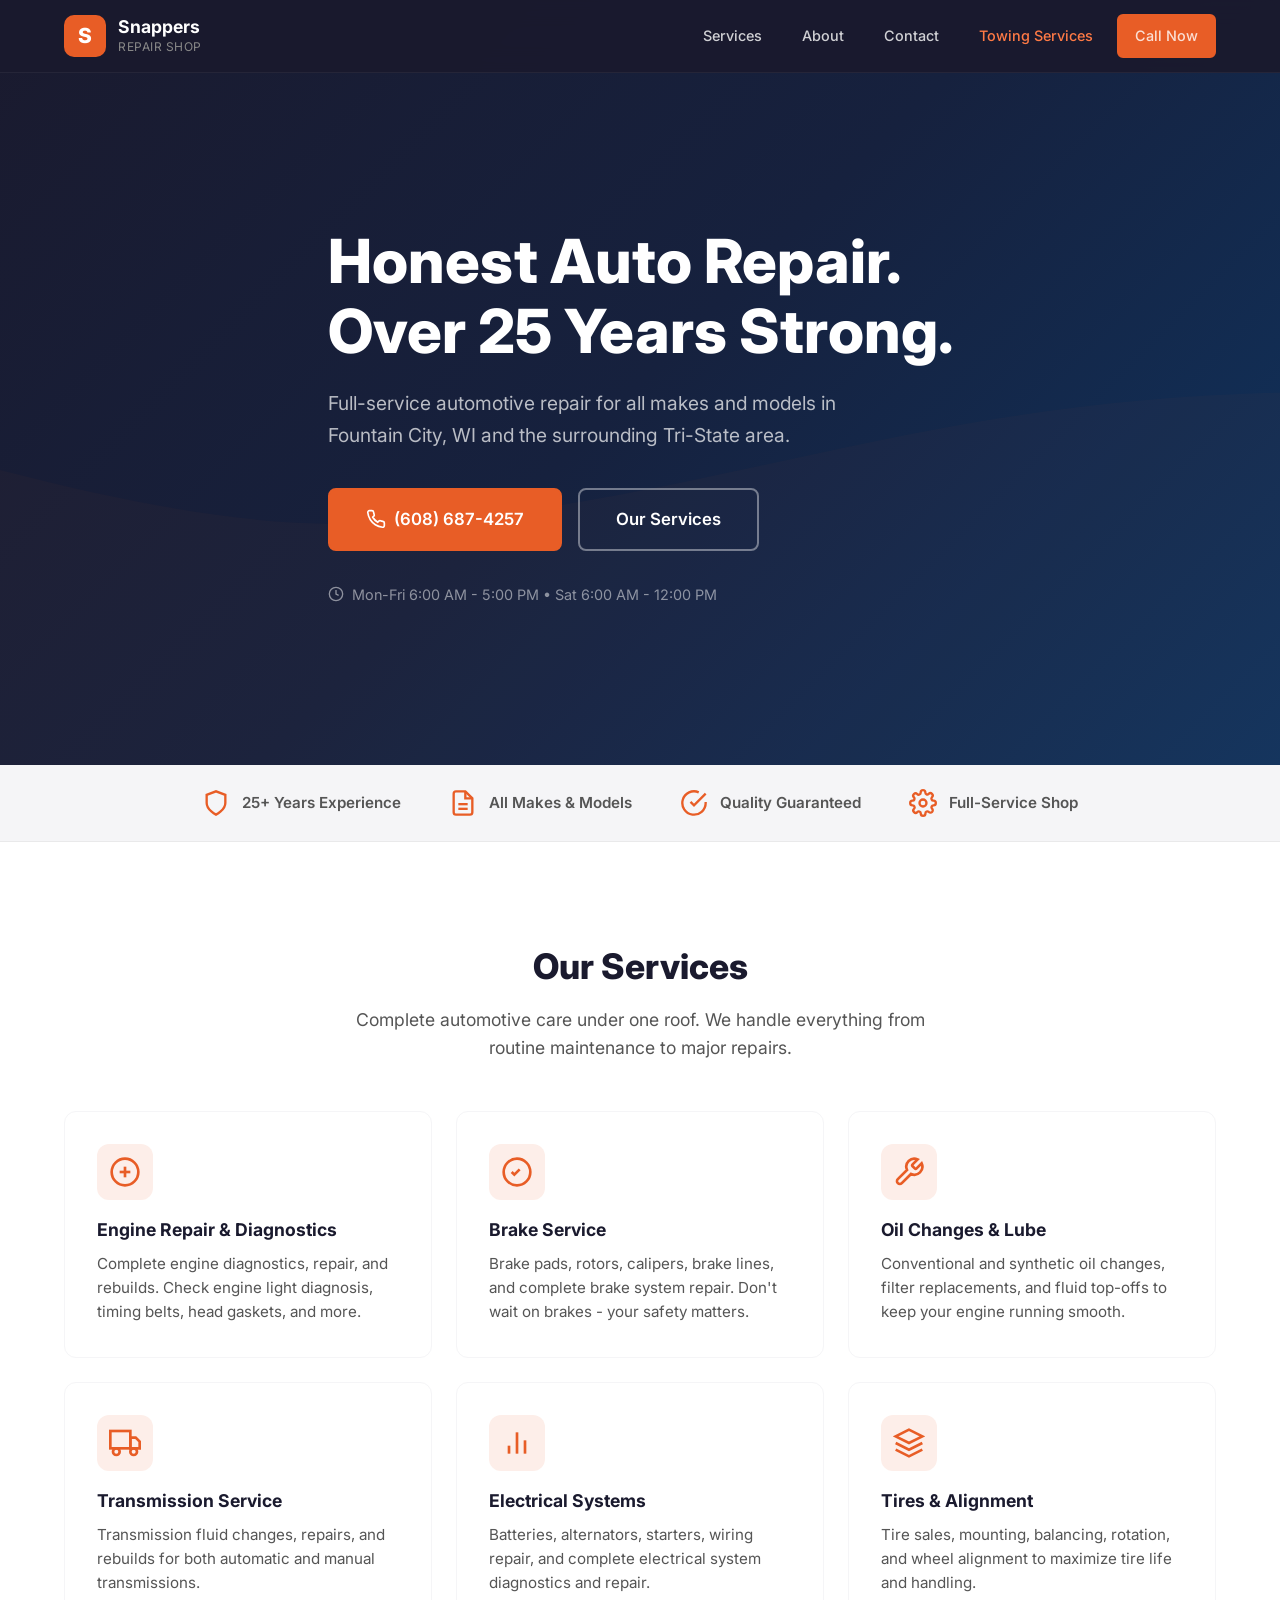
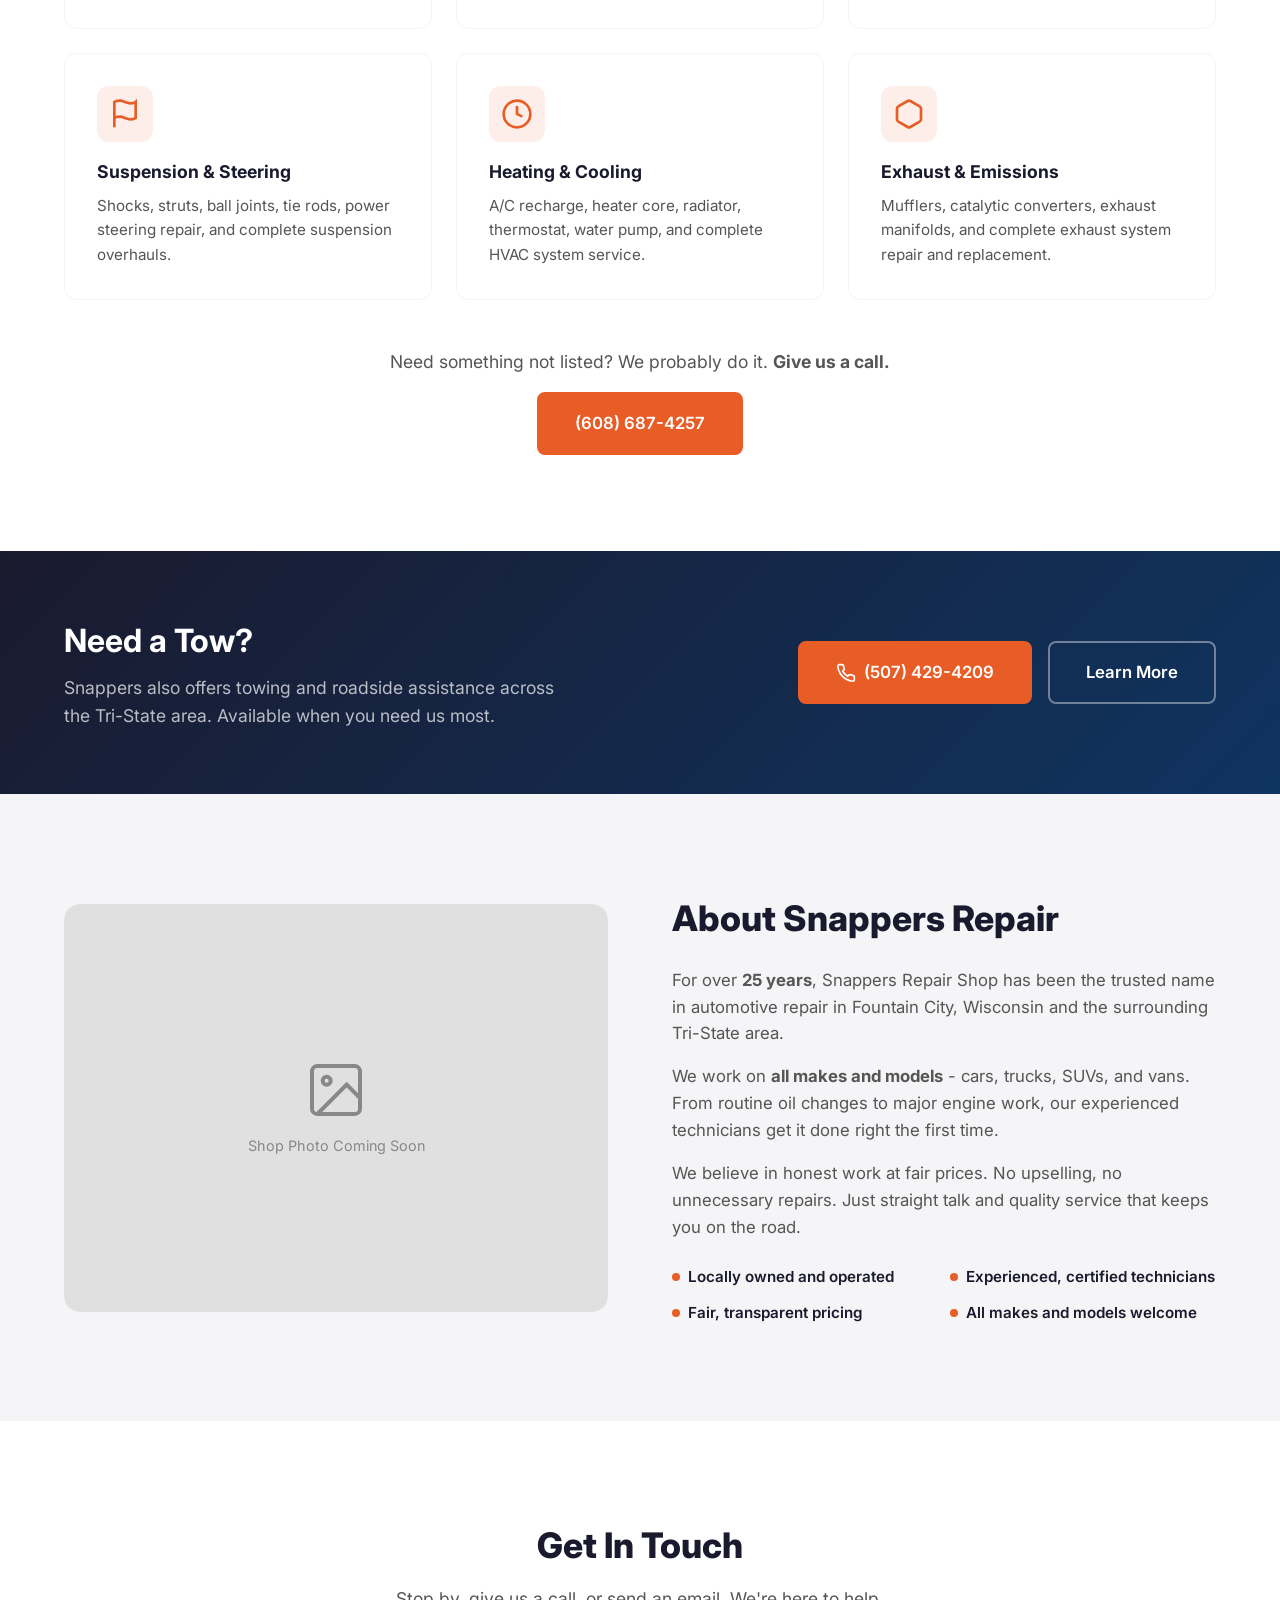
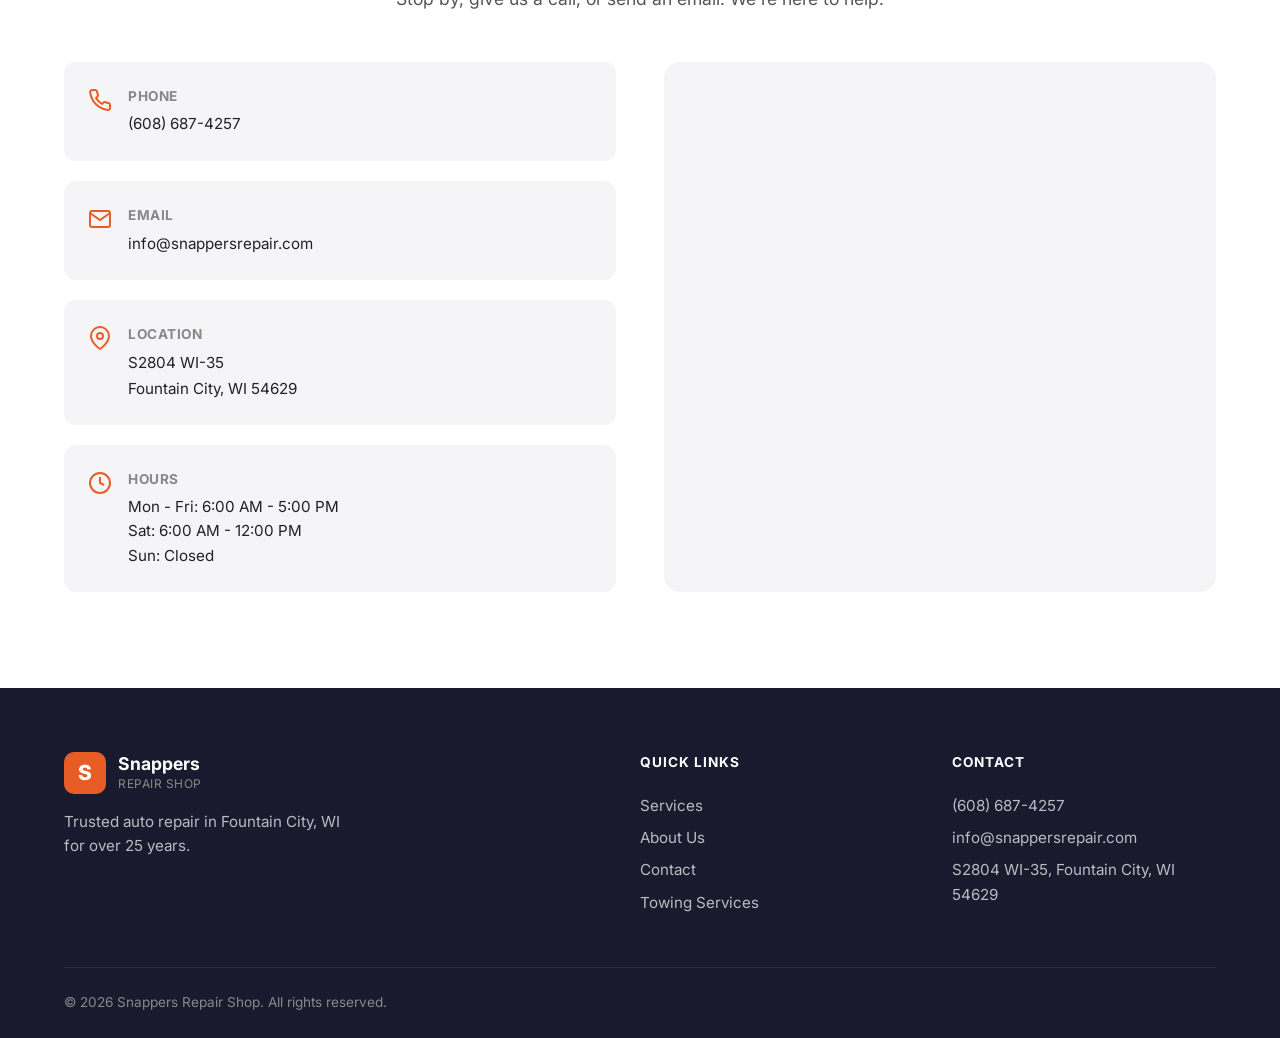
<file: websites/main/index.html>
<!DOCTYPE html>
<html lang="en">
<head>
    <meta charset="UTF-8">
    <meta name="viewport" content="width=device-width, initial-scale=1.0">
    <title>Snappers Repair Shop | Auto Repair in Fountain City, WI</title>
    <meta name="description" content="Trusted auto repair in Fountain City, WI for over 25 years. Full-service automotive repair for all makes and models. Call (608) 687-4257.">
    <meta name="keywords" content="auto repair, mechanic, Fountain City WI, car repair, brake repair, engine repair, oil change, diagnostics">
    <meta property="og:title" content="Snappers Repair Shop | Auto Repair in Fountain City, WI">
    <meta property="og:description" content="Trusted auto repair for over 25 years. Full-service automotive repair for all makes and models.">
    <meta property="og:type" content="website">
    <link rel="preconnect" href="https://fonts.googleapis.com">
    <link rel="preconnect" href="https://fonts.gstatic.com" crossorigin>
    <link href="https://fonts.googleapis.com/css2?family=Inter:wght@400;500;600;700;800&display=swap" rel="stylesheet">
    <link rel="stylesheet" href="style.css">
</head>
<body>

<!-- Navigation -->
<nav class="nav" id="nav">
    <div class="container nav-container">
        <a href="#" class="nav-brand">
            <span class="brand-icon">S</span>
            <div>
                <strong>Snappers</strong>
                <small>Repair Shop</small>
            </div>
        </a>
        <button class="nav-toggle" id="navToggle" aria-label="Toggle menu">
            <span></span><span></span><span></span>
        </button>
        <ul class="nav-links" id="navLinks">
            <li><a href="#services">Services</a></li>
            <li><a href="#about">About</a></li>
            <li><a href="#contact">Contact</a></li>
            <li><a href="https://towing.snappersrepair.com" class="nav-towing">Towing Services</a></li>
            <li><a href="tel:6086874257" class="btn btn-sm btn-primary">Call Now</a></li>
        </ul>
    </div>
</nav>

<!-- Hero -->
<header class="hero">
    <div class="hero-overlay"></div>
    <div class="container hero-content">
        <h1>Honest Auto Repair.<br>Over 25 Years Strong.</h1>
        <p class="hero-sub">Full-service automotive repair for all makes and models in Fountain City, WI and the surrounding Tri-State area.</p>
        <div class="hero-actions">
            <a href="tel:6086874257" class="btn btn-primary btn-lg">
                <svg width="20" height="20" viewBox="0 0 24 24" fill="none" stroke="currentColor" stroke-width="2"><path d="M22 16.92v3a2 2 0 01-2.18 2 19.79 19.79 0 01-8.63-3.07 19.5 19.5 0 01-6-6 19.79 19.79 0 01-3.07-8.67A2 2 0 014.11 2h3a2 2 0 012 1.72c.127.96.361 1.903.7 2.81a2 2 0 01-.45 2.11L8.09 9.91a16 16 0 006 6l1.27-1.27a2 2 0 012.11-.45c.907.339 1.85.573 2.81.7A2 2 0 0122 16.92z"/></svg>
                (608) 687-4257
            </a>
            <a href="#services" class="btn btn-outline btn-lg">Our Services</a>
        </div>
        <div class="hero-hours">
            <svg width="16" height="16" viewBox="0 0 24 24" fill="none" stroke="currentColor" stroke-width="2"><circle cx="12" cy="12" r="10"/><polyline points="12 6 12 12 16 14"/></svg>
            Mon-Fri 6:00 AM - 5:00 PM &bull; Sat 6:00 AM - 12:00 PM
        </div>
    </div>
</header>

<!-- Trust Bar -->
<section class="trust-bar">
    <div class="container">
        <div class="trust-items">
            <div class="trust-item">
                <svg width="28" height="28" viewBox="0 0 24 24" fill="none" stroke="currentColor" stroke-width="2"><path d="M12 22s8-4 8-10V5l-8-3-8 3v7c0 6 8 10 8 10z"/></svg>
                <span>25+ Years Experience</span>
            </div>
            <div class="trust-item">
                <svg width="28" height="28" viewBox="0 0 24 24" fill="none" stroke="currentColor" stroke-width="2"><path d="M14 2H6a2 2 0 00-2 2v16a2 2 0 002 2h12a2 2 0 002-2V8z"/><polyline points="14 2 14 8 20 8"/><line x1="16" y1="13" x2="8" y2="13"/><line x1="16" y1="17" x2="8" y2="17"/></svg>
                <span>All Makes &amp; Models</span>
            </div>
            <div class="trust-item">
                <svg width="28" height="28" viewBox="0 0 24 24" fill="none" stroke="currentColor" stroke-width="2"><path d="M22 11.08V12a10 10 0 11-5.93-9.14"/><polyline points="22 4 12 14.01 9 11.01"/></svg>
                <span>Quality Guaranteed</span>
            </div>
            <div class="trust-item">
                <svg width="28" height="28" viewBox="0 0 24 24" fill="none" stroke="currentColor" stroke-width="2"><circle cx="12" cy="12" r="3"/><path d="M19.4 15a1.65 1.65 0 00.33 1.82l.06.06a2 2 0 010 2.83 2 2 0 01-2.83 0l-.06-.06a1.65 1.65 0 00-1.82-.33 1.65 1.65 0 00-1 1.51V21a2 2 0 01-4 0v-.09A1.65 1.65 0 009 19.4a1.65 1.65 0 00-1.82.33l-.06.06a2 2 0 01-2.83-2.83l.06-.06A1.65 1.65 0 004.68 15a1.65 1.65 0 00-1.51-1H3a2 2 0 010-4h.09A1.65 1.65 0 004.6 9a1.65 1.65 0 00-.33-1.82l-.06-.06a2 2 0 012.83-2.83l.06.06A1.65 1.65 0 009 4.68a1.65 1.65 0 001-1.51V3a2 2 0 014 0v.09a1.65 1.65 0 001 1.51 1.65 1.65 0 001.82-.33l.06-.06a2 2 0 012.83 2.83l-.06.06A1.65 1.65 0 0019.4 9a1.65 1.65 0 001.51 1H21a2 2 0 010 4h-.09a1.65 1.65 0 00-1.51 1z"/></svg>
                <span>Full-Service Shop</span>
            </div>
        </div>
    </div>
</section>

<!-- Services -->
<section class="services" id="services">
    <div class="container">
        <div class="section-header">
            <h2>Our Services</h2>
            <p>Complete automotive care under one roof. We handle everything from routine maintenance to major repairs.</p>
        </div>
        <div class="services-grid">
            <div class="service-card">
                <div class="service-icon">
                    <svg width="32" height="32" viewBox="0 0 24 24" fill="none" stroke="currentColor" stroke-width="2"><circle cx="12" cy="12" r="10"/><line x1="12" y1="8" x2="12" y2="16"/><line x1="8" y1="12" x2="16" y2="12"/></svg>
                </div>
                <h3>Engine Repair &amp; Diagnostics</h3>
                <p>Complete engine diagnostics, repair, and rebuilds. Check engine light diagnosis, timing belts, head gaskets, and more.</p>
            </div>
            <div class="service-card">
                <div class="service-icon">
                    <svg width="32" height="32" viewBox="0 0 24 24" fill="none" stroke="currentColor" stroke-width="2"><circle cx="12" cy="12" r="10"/><path d="M8 12l2 2 4-4"/></svg>
                </div>
                <h3>Brake Service</h3>
                <p>Brake pads, rotors, calipers, brake lines, and complete brake system repair. Don't wait on brakes - your safety matters.</p>
            </div>
            <div class="service-card">
                <div class="service-icon">
                    <svg width="32" height="32" viewBox="0 0 24 24" fill="none" stroke="currentColor" stroke-width="2"><path d="M14.7 6.3a1 1 0 000 1.4l1.6 1.6a1 1 0 001.4 0l3.77-3.77a6 6 0 01-7.94 7.94l-6.91 6.91a2.12 2.12 0 01-3-3l6.91-6.91a6 6 0 017.94-7.94l-3.76 3.76z"/></svg>
                </div>
                <h3>Oil Changes &amp; Lube</h3>
                <p>Conventional and synthetic oil changes, filter replacements, and fluid top-offs to keep your engine running smooth.</p>
            </div>
            <div class="service-card">
                <div class="service-icon">
                    <svg width="32" height="32" viewBox="0 0 24 24" fill="none" stroke="currentColor" stroke-width="2"><rect x="1" y="3" width="15" height="13"/><polygon points="16 8 20 8 23 11 23 16 16 16 16 8"/><circle cx="5.5" cy="18.5" r="2.5"/><circle cx="18.5" cy="18.5" r="2.5"/></svg>
                </div>
                <h3>Transmission Service</h3>
                <p>Transmission fluid changes, repairs, and rebuilds for both automatic and manual transmissions.</p>
            </div>
            <div class="service-card">
                <div class="service-icon">
                    <svg width="32" height="32" viewBox="0 0 24 24" fill="none" stroke="currentColor" stroke-width="2"><path d="M18 20V10"/><path d="M12 20V4"/><path d="M6 20v-6"/></svg>
                </div>
                <h3>Electrical Systems</h3>
                <p>Batteries, alternators, starters, wiring repair, and complete electrical system diagnostics and repair.</p>
            </div>
            <div class="service-card">
                <div class="service-icon">
                    <svg width="32" height="32" viewBox="0 0 24 24" fill="none" stroke="currentColor" stroke-width="2"><path d="M12 2L2 7l10 5 10-5-10-5z"/><path d="M2 17l10 5 10-5"/><path d="M2 12l10 5 10-5"/></svg>
                </div>
                <h3>Tires &amp; Alignment</h3>
                <p>Tire sales, mounting, balancing, rotation, and wheel alignment to maximize tire life and handling.</p>
            </div>
            <div class="service-card">
                <div class="service-icon">
                    <svg width="32" height="32" viewBox="0 0 24 24" fill="none" stroke="currentColor" stroke-width="2"><path d="M4 15s1-1 4-1 5 2 8 2 4-1 4-1V3s-1 1-4 1-5-2-8-2-4 1-4 1z"/><line x1="4" y1="22" x2="4" y2="15"/></svg>
                </div>
                <h3>Suspension &amp; Steering</h3>
                <p>Shocks, struts, ball joints, tie rods, power steering repair, and complete suspension overhauls.</p>
            </div>
            <div class="service-card">
                <div class="service-icon">
                    <svg width="32" height="32" viewBox="0 0 24 24" fill="none" stroke="currentColor" stroke-width="2"><path d="M12 22c5.523 0 10-4.477 10-10S17.523 2 12 2 2 6.477 2 12s4.477 10 10 10z"/><path d="M12 6v6l4 2"/></svg>
                </div>
                <h3>Heating &amp; Cooling</h3>
                <p>A/C recharge, heater core, radiator, thermostat, water pump, and complete HVAC system service.</p>
            </div>
            <div class="service-card">
                <div class="service-icon">
                    <svg width="32" height="32" viewBox="0 0 24 24" fill="none" stroke="currentColor" stroke-width="2"><path d="M21 16V8a2 2 0 00-1-1.73l-7-4a2 2 0 00-2 0l-7 4A2 2 0 003 8v8a2 2 0 001 1.73l7 4a2 2 0 002 0l7-4A2 2 0 0021 16z"/></svg>
                </div>
                <h3>Exhaust &amp; Emissions</h3>
                <p>Mufflers, catalytic converters, exhaust manifolds, and complete exhaust system repair and replacement.</p>
            </div>
        </div>
        <div class="services-cta">
            <p>Need something not listed? We probably do it. <strong>Give us a call.</strong></p>
            <a href="tel:6086874257" class="btn btn-primary btn-lg">(608) 687-4257</a>
        </div>
    </div>
</section>

<!-- Towing Banner -->
<section class="towing-banner">
    <div class="container">
        <div class="towing-content">
            <div>
                <h2>Need a Tow?</h2>
                <p>Snappers also offers towing and roadside assistance across the Tri-State area. Available when you need us most.</p>
            </div>
            <div class="towing-actions">
                <a href="tel:5074294209" class="btn btn-primary btn-lg">
                    <svg width="20" height="20" viewBox="0 0 24 24" fill="none" stroke="currentColor" stroke-width="2"><path d="M22 16.92v3a2 2 0 01-2.18 2 19.79 19.79 0 01-8.63-3.07 19.5 19.5 0 01-6-6 19.79 19.79 0 01-3.07-8.67A2 2 0 014.11 2h3a2 2 0 012 1.72c.127.96.361 1.903.7 2.81a2 2 0 01-.45 2.11L8.09 9.91a16 16 0 006 6l1.27-1.27a2 2 0 012.11-.45c.907.339 1.85.573 2.81.7A2 2 0 0122 16.92z"/></svg>
                    (507) 429-4209
                </a>
                <a href="https://towing.snappersrepair.com" class="btn btn-outline btn-lg">Learn More</a>
            </div>
        </div>
    </div>
</section>

<!-- About -->
<section class="about" id="about">
    <div class="container">
        <div class="about-grid">
            <div class="about-photo">
                <div class="photo-placeholder">
                    <svg width="64" height="64" viewBox="0 0 24 24" fill="none" stroke="currentColor" stroke-width="1.5"><rect x="3" y="3" width="18" height="18" rx="2" ry="2"/><circle cx="8.5" cy="8.5" r="1.5"/><polyline points="21 15 16 10 5 21"/></svg>
                    <span>Shop Photo Coming Soon</span>
                </div>
            </div>
            <div class="about-text">
                <h2>About Snappers Repair</h2>
                <p>For over <strong>25 years</strong>, Snappers Repair Shop has been the trusted name in automotive repair in Fountain City, Wisconsin and the surrounding Tri-State area.</p>
                <p>We work on <strong>all makes and models</strong> - cars, trucks, SUVs, and vans. From routine oil changes to major engine work, our experienced technicians get it done right the first time.</p>
                <p>We believe in honest work at fair prices. No upselling, no unnecessary repairs. Just straight talk and quality service that keeps you on the road.</p>
                <ul class="about-list">
                    <li>Locally owned and operated</li>
                    <li>Experienced, certified technicians</li>
                    <li>Fair, transparent pricing</li>
                    <li>All makes and models welcome</li>
                </ul>
            </div>
        </div>
    </div>
</section>

<!-- Contact -->
<section class="contact" id="contact">
    <div class="container">
        <div class="section-header">
            <h2>Get In Touch</h2>
            <p>Stop by, give us a call, or send an email. We're here to help.</p>
        </div>
        <div class="contact-grid">
            <div class="contact-info">
                <div class="contact-card">
                    <svg width="24" height="24" viewBox="0 0 24 24" fill="none" stroke="currentColor" stroke-width="2"><path d="M22 16.92v3a2 2 0 01-2.18 2 19.79 19.79 0 01-8.63-3.07 19.5 19.5 0 01-6-6 19.79 19.79 0 01-3.07-8.67A2 2 0 014.11 2h3a2 2 0 012 1.72c.127.96.361 1.903.7 2.81a2 2 0 01-.45 2.11L8.09 9.91a16 16 0 006 6l1.27-1.27a2 2 0 012.11-.45c.907.339 1.85.573 2.81.7A2 2 0 0122 16.92z"/></svg>
                    <div>
                        <h4>Phone</h4>
                        <a href="tel:6086874257">(608) 687-4257</a>
                    </div>
                </div>
                <div class="contact-card">
                    <svg width="24" height="24" viewBox="0 0 24 24" fill="none" stroke="currentColor" stroke-width="2"><path d="M4 4h16c1.1 0 2 .9 2 2v12c0 1.1-.9 2-2 2H4c-1.1 0-2-.9-2-2V6c0-1.1.9-2 2-2z"/><polyline points="22,6 12,13 2,6"/></svg>
                    <div>
                        <h4>Email</h4>
                        <a href="mailto:info@snappersrepair.com">info@snappersrepair.com</a>
                    </div>
                </div>
                <div class="contact-card">
                    <svg width="24" height="24" viewBox="0 0 24 24" fill="none" stroke="currentColor" stroke-width="2"><path d="M21 10c0 7-9 13-9 13s-9-6-9-13a9 9 0 0118 0z"/><circle cx="12" cy="10" r="3"/></svg>
                    <div>
                        <h4>Location</h4>
                        <a href="https://maps.google.com/?q=S2804+WI-35+Fountain+City+WI+54629" target="_blank" rel="noopener">
                            S2804 WI-35<br>Fountain City, WI 54629
                        </a>
                    </div>
                </div>
                <div class="contact-card">
                    <svg width="24" height="24" viewBox="0 0 24 24" fill="none" stroke="currentColor" stroke-width="2"><circle cx="12" cy="12" r="10"/><polyline points="12 6 12 12 16 14"/></svg>
                    <div>
                        <h4>Hours</h4>
                        <p>Mon - Fri: 6:00 AM - 5:00 PM<br>Sat: 6:00 AM - 12:00 PM<br>Sun: Closed</p>
                    </div>
                </div>
            </div>
            <div class="contact-map">
                <iframe
                    src="https://www.google.com/maps/embed?pb=!1m18!1m12!1m3!1d2880.5!2d-91.7178!3d44.1297!2m3!1f0!2f0!3f0!3m2!1i1024!2i768!4f13.1!3m3!1m2!1s0x87f95e1c0b4e7a1d%3A0x0!2sS2804+WI-35%2C+Fountain+City%2C+WI+54629!5e0!3m2!1sen!2sus!4v1"
                    width="100%" height="100%" style="border:0; border-radius: 12px;" allowfullscreen="" loading="lazy"
                    referrerpolicy="no-referrer-when-downgrade" title="Snappers Repair Shop Location"></iframe>
            </div>
        </div>
    </div>
</section>

<!-- Footer -->
<footer class="footer">
    <div class="container">
        <div class="footer-grid">
            <div class="footer-brand">
                <div class="nav-brand">
                    <span class="brand-icon">S</span>
                    <div>
                        <strong>Snappers</strong>
                        <small>Repair Shop</small>
                    </div>
                </div>
                <p>Trusted auto repair in Fountain City, WI for over 25 years.</p>
            </div>
            <div class="footer-links">
                <h4>Quick Links</h4>
                <a href="#services">Services</a>
                <a href="#about">About Us</a>
                <a href="#contact">Contact</a>
                <a href="https://towing.snappersrepair.com">Towing Services</a>
            </div>
            <div class="footer-links">
                <h4>Contact</h4>
                <a href="tel:6086874257">(608) 687-4257</a>
                <a href="mailto:info@snappersrepair.com">info@snappersrepair.com</a>
                <a href="https://maps.google.com/?q=S2804+WI-35+Fountain+City+WI+54629" target="_blank" rel="noopener">S2804 WI-35, Fountain City, WI 54629</a>
            </div>
        </div>
        <div class="footer-bottom">
            <p>&copy; 2026 Snappers Repair Shop. All rights reserved.</p>
        </div>
    </div>
</footer>

<script src="script.js"></script>
</body>
</html>
</file>
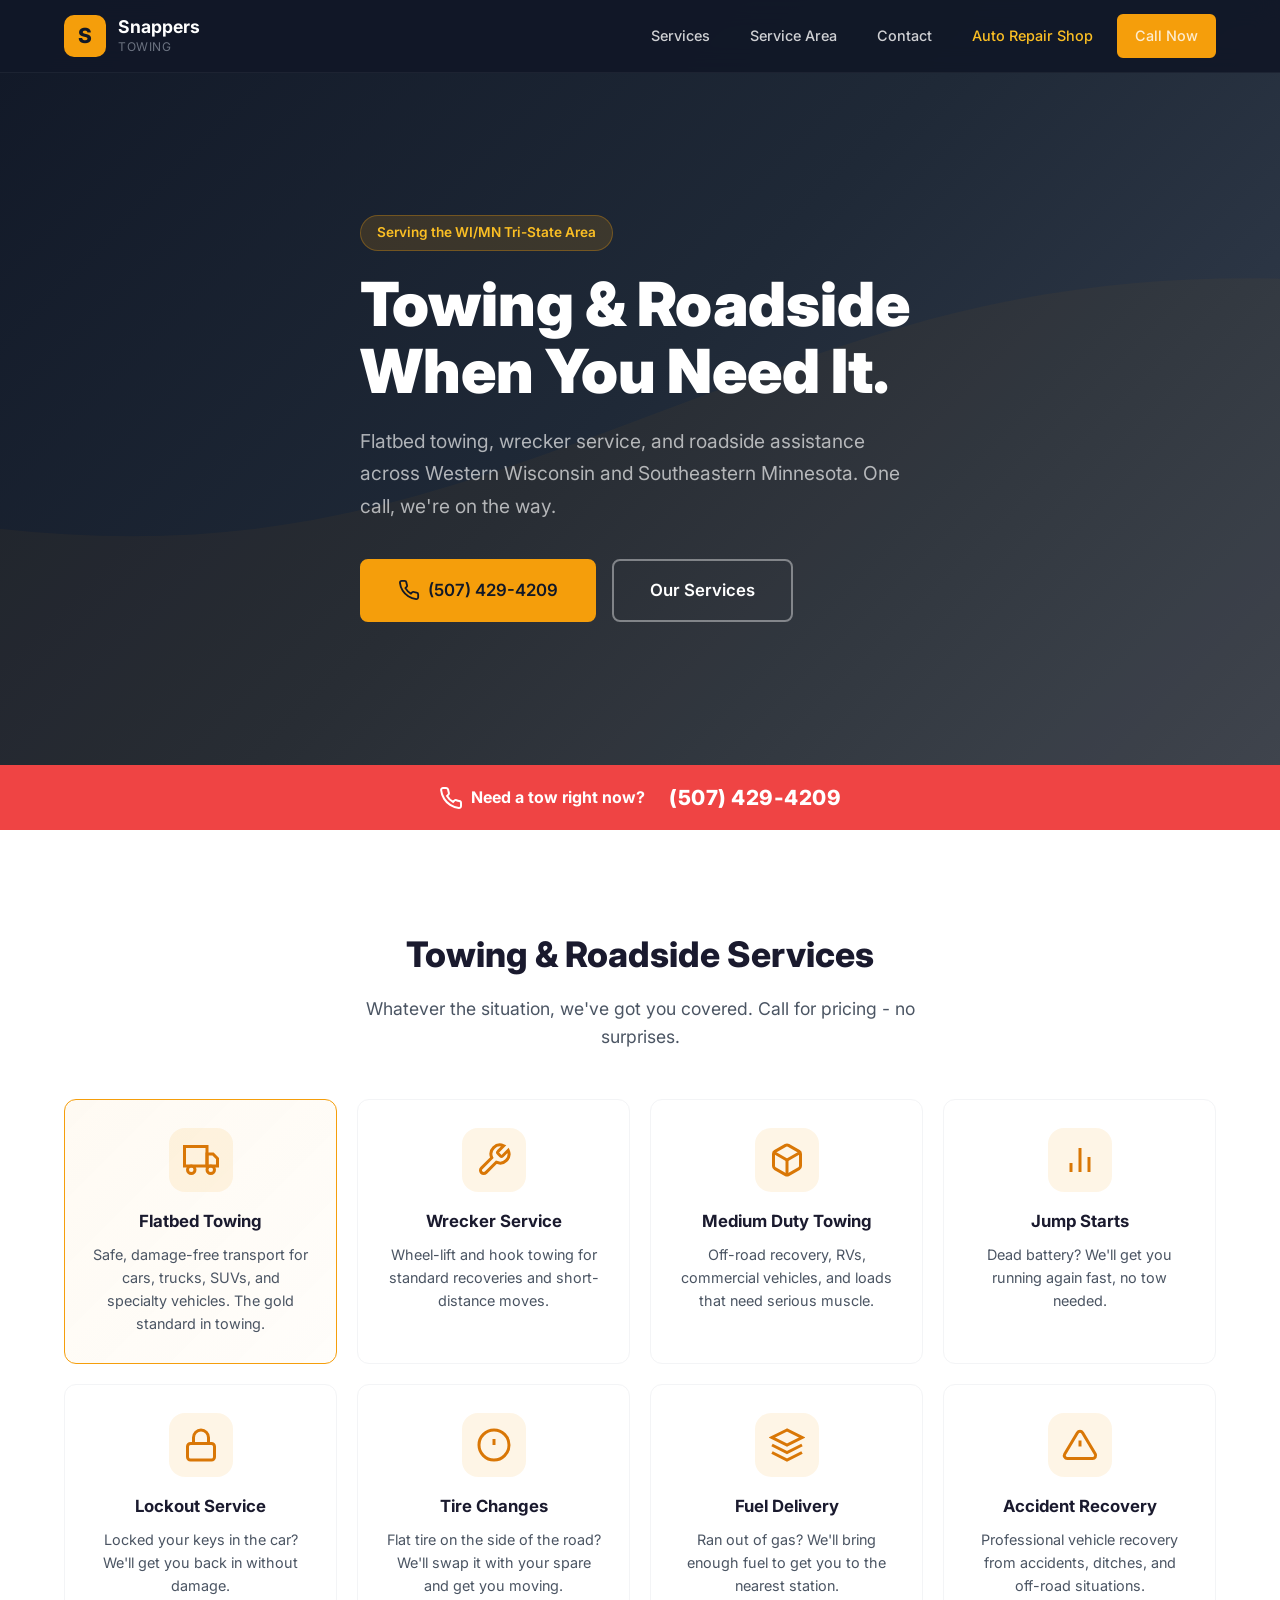
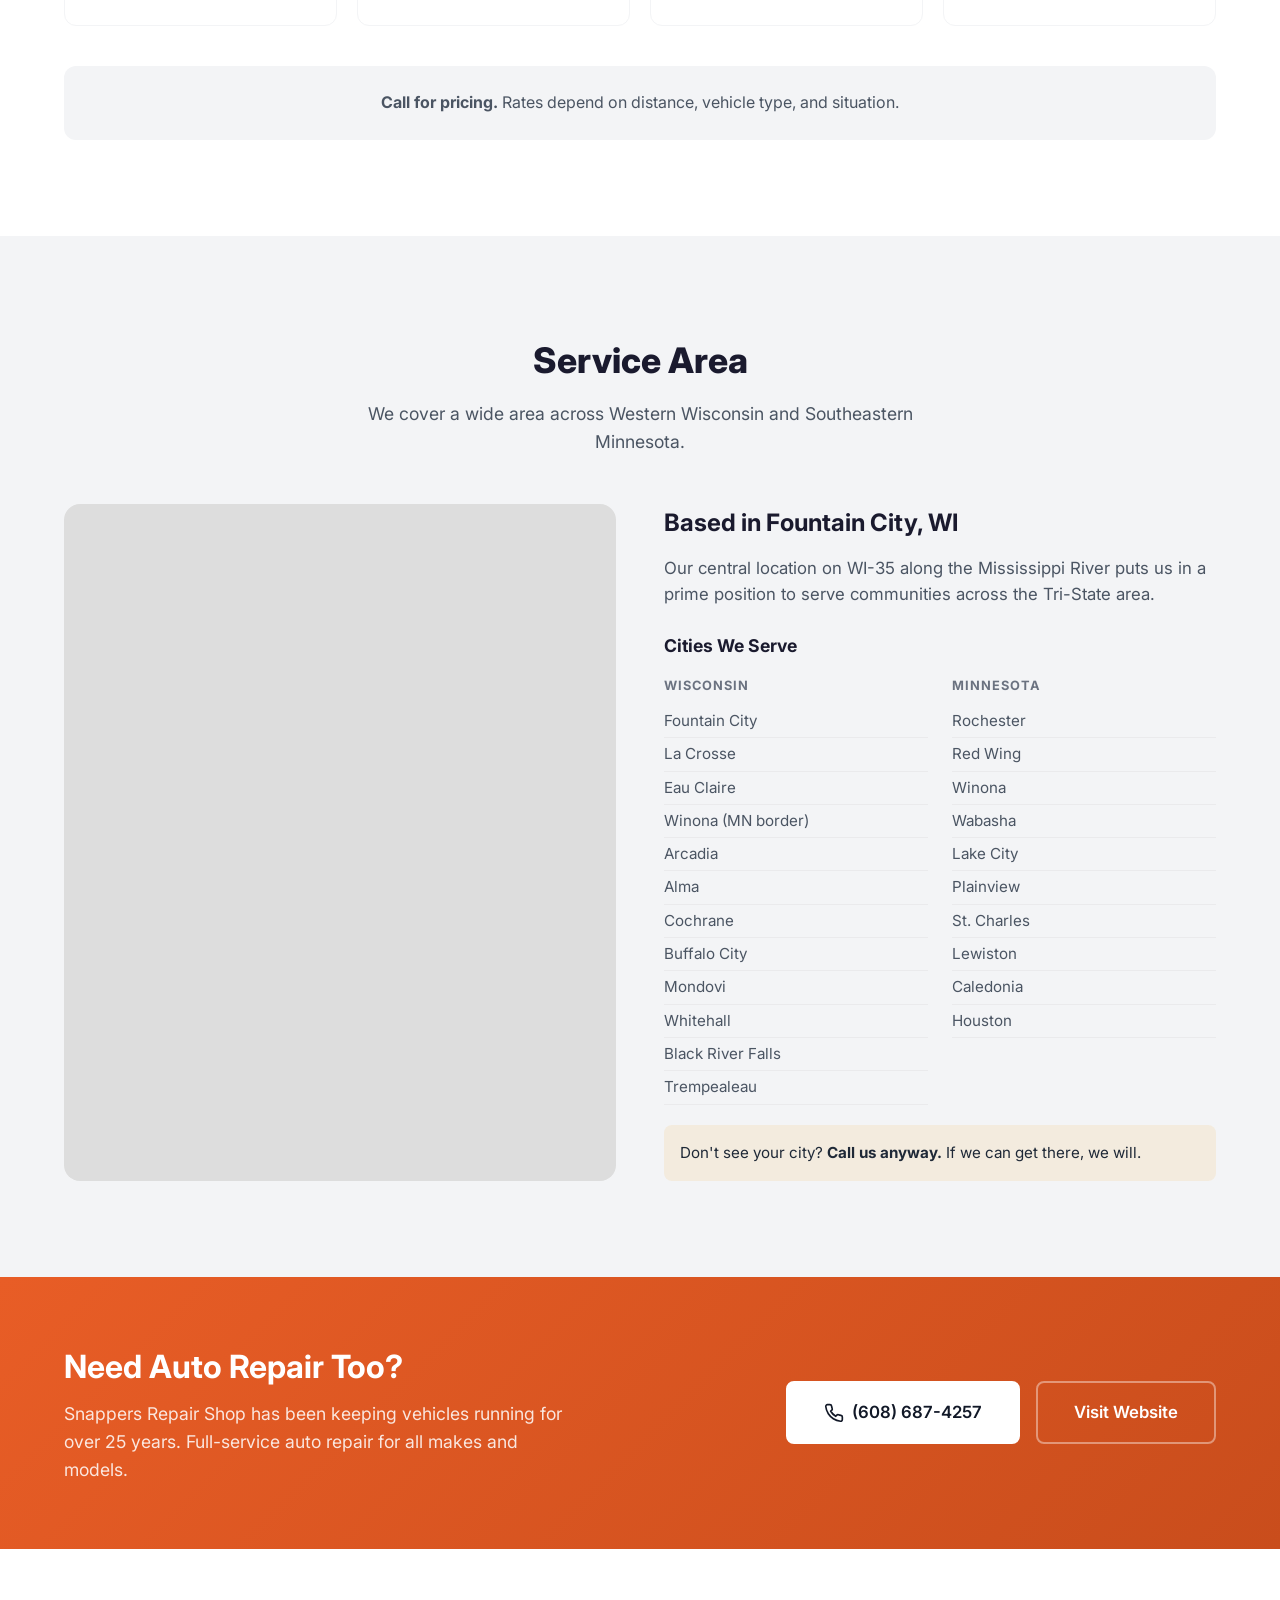
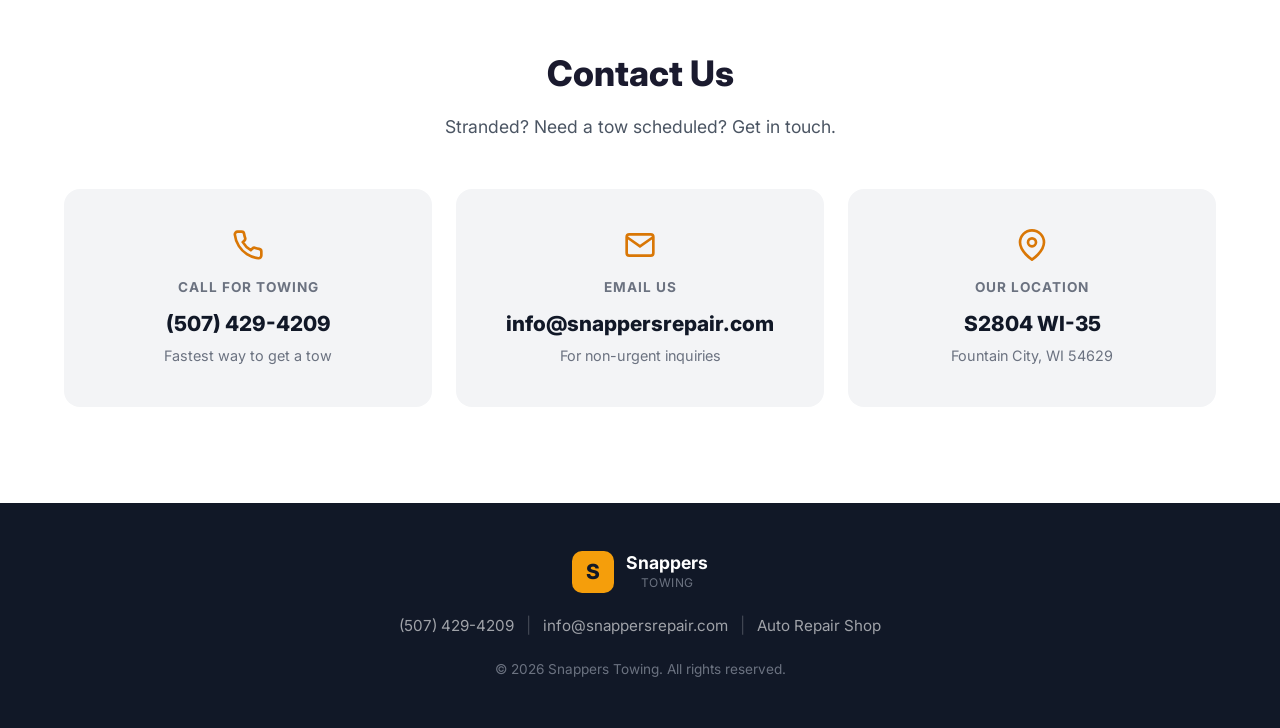
<file: websites/towing/index.html>
<!DOCTYPE html>
<html lang="en">
<head>
    <meta charset="UTF-8">
    <meta name="viewport" content="width=device-width, initial-scale=1.0">
    <title>Snappers Towing | Towing &amp; Roadside Assistance | Fountain City, WI</title>
    <meta name="description" content="Towing and roadside assistance serving the Tri-State area - Fountain City WI, La Crosse, Eau Claire, Rochester MN, Red Wing MN. Call (507) 429-4209.">
    <meta name="keywords" content="towing, roadside assistance, Fountain City WI, La Crosse, Eau Claire, Rochester MN, flatbed towing, wrecker service">
    <meta property="og:title" content="Snappers Towing | Tri-State Towing & Roadside Assistance">
    <meta property="og:description" content="Towing and roadside assistance across the WI/MN Tri-State area. Flatbed, wrecker, heavy duty, jumpstarts, lockouts.">
    <meta property="og:type" content="website">
    <link rel="preconnect" href="https://fonts.googleapis.com">
    <link rel="preconnect" href="https://fonts.gstatic.com" crossorigin>
    <link href="https://fonts.googleapis.com/css2?family=Inter:wght@400;500;600;700;800;900&display=swap" rel="stylesheet">
    <link rel="stylesheet" href="style.css">
</head>
<body>

<!-- Navigation -->
<nav class="nav" id="nav">
    <div class="container nav-container">
        <a href="#" class="nav-brand">
            <span class="brand-icon">S</span>
            <div>
                <strong>Snappers</strong>
                <small>Towing</small>
            </div>
        </a>
        <button class="nav-toggle" id="navToggle" aria-label="Toggle menu">
            <span></span><span></span><span></span>
        </button>
        <ul class="nav-links" id="navLinks">
            <li><a href="#services">Services</a></li>
            <li><a href="#area">Service Area</a></li>
            <li><a href="#contact">Contact</a></li>
            <li><a href="https://snappersrepair.com" class="nav-repair">Auto Repair Shop</a></li>
            <li><a href="tel:5074294209" class="btn btn-sm btn-primary">Call Now</a></li>
        </ul>
    </div>
</nav>

<!-- Hero -->
<header class="hero">
    <div class="hero-overlay"></div>
    <div class="container hero-content">
        <div class="hero-badge">Serving the WI/MN Tri-State Area</div>
        <h1>Towing &amp; Roadside<br>When You Need It.</h1>
        <p class="hero-sub">Flatbed towing, wrecker service, and roadside assistance across Western Wisconsin and Southeastern Minnesota. One call, we're on the way.</p>
        <div class="hero-actions">
            <a href="tel:5074294209" class="btn btn-primary btn-lg btn-pulse">
                <svg width="22" height="22" viewBox="0 0 24 24" fill="none" stroke="currentColor" stroke-width="2"><path d="M22 16.92v3a2 2 0 01-2.18 2 19.79 19.79 0 01-8.63-3.07 19.5 19.5 0 01-6-6 19.79 19.79 0 01-3.07-8.67A2 2 0 014.11 2h3a2 2 0 012 1.72c.127.96.361 1.903.7 2.81a2 2 0 01-.45 2.11L8.09 9.91a16 16 0 006 6l1.27-1.27a2 2 0 012.11-.45c.907.339 1.85.573 2.81.7A2 2 0 0122 16.92z"/></svg>
                (507) 429-4209
            </a>
            <a href="#services" class="btn btn-outline btn-lg">Our Services</a>
        </div>
    </div>
</header>

<!-- Emergency Strip -->
<section class="emergency-strip">
    <div class="container">
        <div class="emergency-content">
            <div class="emergency-item">
                <svg width="24" height="24" viewBox="0 0 24 24" fill="none" stroke="currentColor" stroke-width="2"><path d="M22 16.92v3a2 2 0 01-2.18 2 19.79 19.79 0 01-8.63-3.07 19.5 19.5 0 01-6-6 19.79 19.79 0 01-3.07-8.67A2 2 0 014.11 2h3a2 2 0 012 1.72c.127.96.361 1.903.7 2.81a2 2 0 01-.45 2.11L8.09 9.91a16 16 0 006 6l1.27-1.27a2 2 0 012.11-.45c.907.339 1.85.573 2.81.7A2 2 0 0122 16.92z"/></svg>
                <strong>Need a tow right now?</strong>
            </div>
            <a href="tel:5074294209" class="emergency-phone">(507) 429-4209</a>
        </div>
    </div>
</section>

<!-- Services -->
<section class="services" id="services">
    <div class="container">
        <div class="section-header">
            <h2>Towing &amp; Roadside Services</h2>
            <p>Whatever the situation, we've got you covered. Call for pricing - no surprises.</p>
        </div>
        <div class="services-grid">
            <div class="service-card featured">
                <div class="service-icon">
                    <svg width="36" height="36" viewBox="0 0 24 24" fill="none" stroke="currentColor" stroke-width="2"><rect x="1" y="3" width="15" height="13"/><polygon points="16 8 20 8 23 11 23 16 16 16 16 8"/><circle cx="5.5" cy="18.5" r="2.5"/><circle cx="18.5" cy="18.5" r="2.5"/></svg>
                </div>
                <h3>Flatbed Towing</h3>
                <p>Safe, damage-free transport for cars, trucks, SUVs, and specialty vehicles. The gold standard in towing.</p>
            </div>
            <div class="service-card">
                <div class="service-icon">
                    <svg width="36" height="36" viewBox="0 0 24 24" fill="none" stroke="currentColor" stroke-width="2"><path d="M14.7 6.3a1 1 0 000 1.4l1.6 1.6a1 1 0 001.4 0l3.77-3.77a6 6 0 01-7.94 7.94l-6.91 6.91a2.12 2.12 0 01-3-3l6.91-6.91a6 6 0 017.94-7.94l-3.76 3.76z"/></svg>
                </div>
                <h3>Wrecker Service</h3>
                <p>Wheel-lift and hook towing for standard recoveries and short-distance moves.</p>
            </div>
            <div class="service-card">
                <div class="service-icon">
                    <svg width="36" height="36" viewBox="0 0 24 24" fill="none" stroke="currentColor" stroke-width="2"><path d="M21 16V8a2 2 0 00-1-1.73l-7-4a2 2 0 00-2 0l-7 4A2 2 0 003 8v8a2 2 0 001 1.73l7 4a2 2 0 002 0l7-4A2 2 0 0021 16z"/><polyline points="3.27 6.96 12 12.01 20.73 6.96"/><line x1="12" y1="22.08" x2="12" y2="12"/></svg>
                </div>
                <h3>Medium Duty Towing</h3>
                <p>Off-road recovery, RVs, commercial vehicles, and loads that need serious muscle.</p>
            </div>
            <div class="service-card">
                <div class="service-icon">
                    <svg width="36" height="36" viewBox="0 0 24 24" fill="none" stroke="currentColor" stroke-width="2"><path d="M18 20V10"/><path d="M12 20V4"/><path d="M6 20v-6"/></svg>
                </div>
                <h3>Jump Starts</h3>
                <p>Dead battery? We'll get you running again fast, no tow needed.</p>
            </div>
            <div class="service-card">
                <div class="service-icon">
                    <svg width="36" height="36" viewBox="0 0 24 24" fill="none" stroke="currentColor" stroke-width="2"><rect x="3" y="11" width="18" height="11" rx="2" ry="2"/><path d="M7 11V7a5 5 0 0110 0v4"/></svg>
                </div>
                <h3>Lockout Service</h3>
                <p>Locked your keys in the car? We'll get you back in without damage.</p>
            </div>
            <div class="service-card">
                <div class="service-icon">
                    <svg width="36" height="36" viewBox="0 0 24 24" fill="none" stroke="currentColor" stroke-width="2"><circle cx="12" cy="12" r="10"/><line x1="12" y1="8" x2="12" y2="12"/><line x1="12" y1="16" x2="12.01" y2="16"/></svg>
                </div>
                <h3>Tire Changes</h3>
                <p>Flat tire on the side of the road? We'll swap it with your spare and get you moving.</p>
            </div>
            <div class="service-card">
                <div class="service-icon">
                    <svg width="36" height="36" viewBox="0 0 24 24" fill="none" stroke="currentColor" stroke-width="2"><path d="M12 2L2 7l10 5 10-5-10-5z"/><path d="M2 17l10 5 10-5"/><path d="M2 12l10 5 10-5"/></svg>
                </div>
                <h3>Fuel Delivery</h3>
                <p>Ran out of gas? We'll bring enough fuel to get you to the nearest station.</p>
            </div>
            <div class="service-card">
                <div class="service-icon">
                    <svg width="36" height="36" viewBox="0 0 24 24" fill="none" stroke="currentColor" stroke-width="2"><path d="M10.29 3.86L1.82 18a2 2 0 001.71 3h16.94a2 2 0 001.71-3L13.71 3.86a2 2 0 00-3.42 0z"/><line x1="12" y1="9" x2="12" y2="13"/><line x1="12" y1="17" x2="12.01" y2="17"/></svg>
                </div>
                <h3>Accident Recovery</h3>
                <p>Professional vehicle recovery from accidents, ditches, and off-road situations.</p>
            </div>
        </div>
        <div class="services-note">
            <p><strong>Call for pricing.</strong> Rates depend on distance, vehicle type, and situation.</p>
        </div>
    </div>
</section>

<!-- Service Area -->
<section class="area" id="area">
    <div class="container">
        <div class="section-header">
            <h2>Service Area</h2>
            <p>We cover a wide area across Western Wisconsin and Southeastern Minnesota.</p>
        </div>
        <div class="area-grid">
            <div class="area-map">
                <iframe
                    src="https://www.google.com/maps/embed?pb=!1m18!1m12!1m3!1d370000!2d-91.9!3d44.1!2m3!1f0!2f0!3f0!3m2!1i1024!2i768!4f13.1!3m3!1m2!1s0x87f95e1c0b4e7a1d%3A0x0!2sFountain+City%2C+WI!5e0!3m2!1sen!2sus!4v1"
                    width="100%" height="100%" style="border:0; border-radius: 12px;" allowfullscreen="" loading="lazy"
                    referrerpolicy="no-referrer-when-downgrade" title="Snappers Towing Service Area"></iframe>
            </div>
            <div class="area-info">
                <h3>Based in Fountain City, WI</h3>
                <p>Our central location on WI-35 along the Mississippi River puts us in a prime position to serve communities across the Tri-State area.</p>
                <div class="area-cities">
                    <h4>Cities We Serve</h4>
                    <div class="city-grid">
                        <div class="city-group">
                            <h5>Wisconsin</h5>
                            <ul>
                                <li>Fountain City</li>
                                <li>La Crosse</li>
                                <li>Eau Claire</li>
                                <li>Winona (MN border)</li>
                                <li>Arcadia</li>
                                <li>Alma</li>
                                <li>Cochrane</li>
                                <li>Buffalo City</li>
                                <li>Mondovi</li>
                                <li>Whitehall</li>
                                <li>Black River Falls</li>
                                <li>Trempealeau</li>
                            </ul>
                        </div>
                        <div class="city-group">
                            <h5>Minnesota</h5>
                            <ul>
                                <li>Rochester</li>
                                <li>Red Wing</li>
                                <li>Winona</li>
                                <li>Wabasha</li>
                                <li>Lake City</li>
                                <li>Plainview</li>
                                <li>St. Charles</li>
                                <li>Lewiston</li>
                                <li>Caledonia</li>
                                <li>Houston</li>
                            </ul>
                        </div>
                    </div>
                    <p class="area-note">Don't see your city? <strong>Call us anyway.</strong> If we can get there, we will.</p>
                </div>
            </div>
        </div>
    </div>
</section>

<!-- Repair Shop Banner -->
<section class="repair-banner">
    <div class="container">
        <div class="repair-content">
            <div>
                <h2>Need Auto Repair Too?</h2>
                <p>Snappers Repair Shop has been keeping vehicles running for over 25 years. Full-service auto repair for all makes and models.</p>
            </div>
            <div class="repair-actions">
                <a href="tel:6086874257" class="btn btn-white btn-lg">
                    <svg width="20" height="20" viewBox="0 0 24 24" fill="none" stroke="currentColor" stroke-width="2"><path d="M22 16.92v3a2 2 0 01-2.18 2 19.79 19.79 0 01-8.63-3.07 19.5 19.5 0 01-6-6 19.79 19.79 0 01-3.07-8.67A2 2 0 014.11 2h3a2 2 0 012 1.72c.127.96.361 1.903.7 2.81a2 2 0 01-.45 2.11L8.09 9.91a16 16 0 006 6l1.27-1.27a2 2 0 012.11-.45c.907.339 1.85.573 2.81.7A2 2 0 0122 16.92z"/></svg>
                    (608) 687-4257
                </a>
                <a href="https://snappersrepair.com" class="btn btn-outline btn-lg">Visit Website</a>
            </div>
        </div>
    </div>
</section>

<!-- Contact -->
<section class="contact" id="contact">
    <div class="container">
        <div class="section-header">
            <h2>Contact Us</h2>
            <p>Stranded? Need a tow scheduled? Get in touch.</p>
        </div>
        <div class="contact-cards">
            <a href="tel:5074294209" class="contact-big-card">
                <svg width="32" height="32" viewBox="0 0 24 24" fill="none" stroke="currentColor" stroke-width="2"><path d="M22 16.92v3a2 2 0 01-2.18 2 19.79 19.79 0 01-8.63-3.07 19.5 19.5 0 01-6-6 19.79 19.79 0 01-3.07-8.67A2 2 0 014.11 2h3a2 2 0 012 1.72c.127.96.361 1.903.7 2.81a2 2 0 01-.45 2.11L8.09 9.91a16 16 0 006 6l1.27-1.27a2 2 0 012.11-.45c.907.339 1.85.573 2.81.7A2 2 0 0122 16.92z"/></svg>
                <h3>Call for Towing</h3>
                <span class="big-phone">(507) 429-4209</span>
                <p>Fastest way to get a tow</p>
            </a>
            <a href="mailto:info@snappersrepair.com" class="contact-big-card">
                <svg width="32" height="32" viewBox="0 0 24 24" fill="none" stroke="currentColor" stroke-width="2"><path d="M4 4h16c1.1 0 2 .9 2 2v12c0 1.1-.9 2-2 2H4c-1.1 0-2-.9-2-2V6c0-1.1.9-2 2-2z"/><polyline points="22,6 12,13 2,6"/></svg>
                <h3>Email Us</h3>
                <span class="big-phone">info@snappersrepair.com</span>
                <p>For non-urgent inquiries</p>
            </a>
            <a href="https://maps.google.com/?q=S2804+WI-35+Fountain+City+WI+54629" target="_blank" rel="noopener" class="contact-big-card">
                <svg width="32" height="32" viewBox="0 0 24 24" fill="none" stroke="currentColor" stroke-width="2"><path d="M21 10c0 7-9 13-9 13s-9-6-9-13a9 9 0 0118 0z"/><circle cx="12" cy="10" r="3"/></svg>
                <h3>Our Location</h3>
                <span class="big-phone">S2804 WI-35</span>
                <p>Fountain City, WI 54629</p>
            </a>
        </div>
    </div>
</section>

<!-- Footer -->
<footer class="footer">
    <div class="container">
        <div class="footer-inner">
            <div class="nav-brand">
                <span class="brand-icon">S</span>
                <div>
                    <strong>Snappers</strong>
                    <small>Towing</small>
                </div>
            </div>
            <div class="footer-links">
                <a href="tel:5074294209">(507) 429-4209</a>
                <span class="sep">|</span>
                <a href="mailto:info@snappersrepair.com">info@snappersrepair.com</a>
                <span class="sep">|</span>
                <a href="https://snappersrepair.com">Auto Repair Shop</a>
            </div>
            <p class="copyright">&copy; 2026 Snappers Towing. All rights reserved.</p>
        </div>
    </div>
</footer>

<script src="script.js"></script>
</body>
</html>
</file>
<file: websites/main/style.css>
/* === Reset & Base === */
*, *::before, *::after { box-sizing: border-box; margin: 0; padding: 0; }
html { scroll-behavior: smooth; scroll-padding-top: 80px; }
body {
    font-family: 'Inter', -apple-system, BlinkMacSystemFont, sans-serif;
    color: #1a1a2e;
    line-height: 1.6;
    background: #fff;
    -webkit-font-smoothing: antialiased;
}
img { max-width: 100%; display: block; }
a { color: inherit; text-decoration: none; }

/* === Layout === */
.container { max-width: 1200px; margin: 0 auto; padding: 0 24px; }

/* === Colors === */
:root {
    --primary: #e85d26;
    --primary-dark: #c94d1c;
    --primary-light: #ff7a45;
    --dark: #1a1a2e;
    --gray-900: #222;
    --gray-700: #555;
    --gray-500: #888;
    --gray-300: #ccc;
    --gray-100: #f5f5f7;
    --white: #fff;
    --shadow: 0 4px 24px rgba(0,0,0,0.08);
    --shadow-lg: 0 8px 40px rgba(0,0,0,0.12);
}

/* === Buttons === */
.btn {
    display: inline-flex; align-items: center; gap: 8px;
    padding: 12px 28px; border-radius: 8px;
    font-weight: 600; font-size: 1rem;
    transition: all 0.2s; cursor: pointer;
    border: 2px solid transparent;
    white-space: nowrap;
}
.btn-sm { padding: 8px 20px; font-size: 0.9rem; }
.btn-lg { padding: 16px 36px; font-size: 1.05rem; }
.btn-primary { background: var(--primary); color: var(--white); border-color: var(--primary); }
.btn-primary:hover { background: var(--primary-dark); border-color: var(--primary-dark); transform: translateY(-1px); box-shadow: 0 4px 16px rgba(232,93,38,0.3); }
.btn-outline { background: transparent; color: var(--white); border-color: rgba(255,255,255,0.4); }
.btn-outline:hover { border-color: var(--white); background: rgba(255,255,255,0.1); }

/* === Navigation === */
.nav {
    position: fixed; top: 0; left: 0; right: 0; z-index: 1000;
    background: rgba(26,26,46,0.95); backdrop-filter: blur(12px);
    border-bottom: 1px solid rgba(255,255,255,0.05);
    padding: 0;
}
.nav-container {
    display: flex; align-items: center; justify-content: space-between;
    height: 72px;
}
.nav-brand {
    display: flex; align-items: center; gap: 12px; color: var(--white);
}
.nav-brand strong { display: block; font-size: 1.1rem; line-height: 1.2; }
.nav-brand small { display: block; font-size: 0.75rem; color: var(--gray-500); letter-spacing: 0.5px; text-transform: uppercase; }
.brand-icon {
    width: 42px; height: 42px; background: var(--primary);
    border-radius: 10px; display: flex; align-items: center; justify-content: center;
    font-weight: 800; font-size: 1.3rem; color: var(--white);
}
.nav-links {
    display: flex; align-items: center; gap: 8px; list-style: none;
}
.nav-links a {
    padding: 8px 16px; color: rgba(255,255,255,0.8);
    font-size: 0.9rem; font-weight: 500; border-radius: 6px;
    transition: all 0.2s;
}
.nav-links a:hover { color: var(--white); background: rgba(255,255,255,0.08); }
.nav-towing { color: var(--primary-light) !important; }
.nav-toggle { display: none; background: none; border: none; cursor: pointer; padding: 8px; }
.nav-toggle span {
    display: block; width: 24px; height: 2px; background: var(--white);
    margin: 5px 0; transition: all 0.3s; border-radius: 2px;
}

/* === Hero === */
.hero {
    position: relative; min-height: 85vh;
    display: flex; align-items: center;
    background: linear-gradient(135deg, #1a1a2e 0%, #16213e 50%, #0f3460 100%);
    padding-top: 72px; overflow: hidden;
}
.hero-overlay {
    position: absolute; inset: 0;
    background: url('data:image/svg+xml,<svg xmlns="http://www.w3.org/2000/svg" viewBox="0 0 1440 320"><path fill="%23e85d26" fill-opacity="0.05" d="M0,192L48,181.3C96,171,192,149,288,160C384,171,480,213,576,218.7C672,224,768,192,864,176C960,160,1056,160,1152,176C1248,192,1344,224,1392,240L1440,256L1440,320L1392,320C1344,320,1248,320,1152,320C1056,320,960,320,864,320C768,320,672,320,576,320C480,320,384,320,288,320C192,320,96,320,48,320L0,320Z"/></svg>') no-repeat bottom center;
    background-size: cover; opacity: 0.6;
}
.hero-content { position: relative; z-index: 1; max-width: 720px; }
.hero h1 {
    font-size: clamp(2.2rem, 5vw, 3.8rem);
    font-weight: 800; color: var(--white); line-height: 1.15;
    margin-bottom: 20px;
}
.hero-sub {
    font-size: 1.2rem; color: rgba(255,255,255,0.7);
    margin-bottom: 36px; max-width: 560px; line-height: 1.7;
}
.hero-actions { display: flex; gap: 16px; flex-wrap: wrap; margin-bottom: 32px; }
.hero-hours {
    display: inline-flex; align-items: center; gap: 8px;
    color: rgba(255,255,255,0.5); font-size: 0.9rem;
}

/* === Trust Bar === */
.trust-bar {
    background: var(--gray-100); border-bottom: 1px solid rgba(0,0,0,0.05);
    padding: 24px 0;
}
.trust-items { display: flex; justify-content: center; gap: 48px; flex-wrap: wrap; }
.trust-item {
    display: flex; align-items: center; gap: 12px;
    color: var(--gray-700); font-weight: 600; font-size: 0.95rem;
}
.trust-item svg { color: var(--primary); flex-shrink: 0; }

/* === Sections === */
.section-header { text-align: center; max-width: 600px; margin: 0 auto 48px; }
.section-header h2 { font-size: 2.2rem; font-weight: 800; margin-bottom: 12px; }
.section-header p { color: var(--gray-700); font-size: 1.1rem; }

/* === Services === */
.services { padding: 96px 0; }
.services-grid {
    display: grid; grid-template-columns: repeat(3, 1fr);
    gap: 24px;
}
.service-card {
    padding: 32px; border-radius: 12px;
    border: 1px solid var(--gray-100);
    transition: all 0.3s;
    background: var(--white);
}
.service-card:hover {
    border-color: var(--primary);
    box-shadow: var(--shadow);
    transform: translateY(-4px);
}
.service-icon {
    width: 56px; height: 56px;
    background: rgba(232,93,38,0.1);
    border-radius: 12px; display: flex;
    align-items: center; justify-content: center;
    margin-bottom: 16px;
}
.service-icon svg { color: var(--primary); }
.service-card h3 { font-size: 1.1rem; margin-bottom: 8px; }
.service-card p { color: var(--gray-700); font-size: 0.95rem; line-height: 1.6; }
.services-cta { text-align: center; margin-top: 48px; }
.services-cta p { font-size: 1.1rem; color: var(--gray-700); margin-bottom: 16px; }

/* === Towing Banner === */
.towing-banner {
    background: linear-gradient(135deg, #1a1a2e, #0f3460);
    padding: 64px 0;
}
.towing-content {
    display: flex; align-items: center; justify-content: space-between;
    gap: 32px; flex-wrap: wrap;
}
.towing-content h2 { color: var(--white); font-size: 2rem; margin-bottom: 8px; }
.towing-content p { color: rgba(255,255,255,0.7); font-size: 1.1rem; max-width: 500px; }
.towing-actions { display: flex; gap: 16px; flex-wrap: wrap; }

/* === About === */
.about { padding: 96px 0; background: var(--gray-100); }
.about-grid { display: grid; grid-template-columns: 1fr 1fr; gap: 64px; align-items: center; }
.about-photo { border-radius: 16px; overflow: hidden; }
.photo-placeholder {
    background: #e0e0e0; aspect-ratio: 4/3;
    display: flex; flex-direction: column;
    align-items: center; justify-content: center;
    gap: 12px; color: var(--gray-500); font-size: 0.9rem;
    border-radius: 16px;
}
.about-text h2 { font-size: 2.2rem; font-weight: 800; margin-bottom: 20px; }
.about-text p { color: var(--gray-700); font-size: 1.05rem; margin-bottom: 16px; }
.about-list {
    list-style: none; margin-top: 24px;
    display: grid; grid-template-columns: 1fr 1fr; gap: 12px;
}
.about-list li {
    display: flex; align-items: center; gap: 8px;
    font-weight: 600; font-size: 0.95rem;
}
.about-list li::before {
    content: '';
    width: 8px; height: 8px; background: var(--primary);
    border-radius: 50%; flex-shrink: 0;
}

/* === Contact === */
.contact { padding: 96px 0; }
.contact-grid { display: grid; grid-template-columns: 1fr 1fr; gap: 48px; }
.contact-info { display: flex; flex-direction: column; gap: 20px; }
.contact-card {
    display: flex; align-items: flex-start; gap: 16px;
    padding: 24px; background: var(--gray-100);
    border-radius: 12px; transition: all 0.2s;
}
.contact-card:hover { box-shadow: var(--shadow); }
.contact-card svg { color: var(--primary); flex-shrink: 0; margin-top: 2px; }
.contact-card h4 { font-size: 0.85rem; text-transform: uppercase; letter-spacing: 0.5px; color: var(--gray-500); margin-bottom: 4px; }
.contact-card a, .contact-card p { color: var(--gray-900); font-size: 0.95rem; line-height: 1.6; }
.contact-card a:hover { color: var(--primary); }
.contact-map { border-radius: 16px; overflow: hidden; min-height: 400px; background: var(--gray-100); }
.contact-map iframe { border-radius: 16px; }

/* === Footer === */
.footer { background: var(--dark); color: rgba(255,255,255,0.7); padding: 64px 0 0; }
.footer-grid { display: grid; grid-template-columns: 2fr 1fr 1fr; gap: 48px; }
.footer-brand .nav-brand { margin-bottom: 16px; }
.footer-brand p { max-width: 300px; font-size: 0.95rem; }
.footer-links h4 { color: var(--white); font-size: 0.85rem; text-transform: uppercase; letter-spacing: 1px; margin-bottom: 16px; }
.footer-links a { display: block; padding: 4px 0; font-size: 0.95rem; transition: color 0.2s; }
.footer-links a:hover { color: var(--primary-light); }
.footer-bottom {
    margin-top: 48px; padding: 24px 0;
    border-top: 1px solid rgba(255,255,255,0.08);
    font-size: 0.85rem; color: var(--gray-500);
}

/* === Mobile === */
@media (max-width: 1024px) {
    .services-grid { grid-template-columns: repeat(2, 1fr); }
}
@media (max-width: 768px) {
    .nav-toggle { display: block; }
    .nav-links {
        display: none; position: absolute;
        top: 72px; left: 0; right: 0;
        background: rgba(26,26,46,0.98);
        flex-direction: column; padding: 16px 24px;
        border-top: 1px solid rgba(255,255,255,0.05);
    }
    .nav-links.active { display: flex; }
    .nav-links a { width: 100%; padding: 12px 16px; }

    .hero { min-height: 70vh; }
    .hero h1 { font-size: 2rem; }
    .hero-sub { font-size: 1rem; }
    .hero-actions { flex-direction: column; }
    .hero-actions .btn { width: 100%; justify-content: center; }

    .trust-items { gap: 24px; }
    .trust-item { font-size: 0.85rem; }

    .services-grid { grid-template-columns: 1fr; }
    .about-grid { grid-template-columns: 1fr; gap: 32px; }
    .about-list { grid-template-columns: 1fr; }
    .towing-content { flex-direction: column; text-align: center; }
    .towing-actions { justify-content: center; }
    .contact-grid { grid-template-columns: 1fr; }
    .contact-map { min-height: 300px; }
    .footer-grid { grid-template-columns: 1fr; gap: 32px; }
}
</file>
<file: websites/towing/style.css>
/* === Reset & Base === */
*, *::before, *::after { box-sizing: border-box; margin: 0; padding: 0; }
html { scroll-behavior: smooth; scroll-padding-top: 80px; }
body {
    font-family: 'Inter', -apple-system, BlinkMacSystemFont, sans-serif;
    color: #1a1a2e;
    line-height: 1.6;
    background: #fff;
    -webkit-font-smoothing: antialiased;
}
img { max-width: 100%; display: block; }
a { color: inherit; text-decoration: none; }

/* === Layout === */
.container { max-width: 1200px; margin: 0 auto; padding: 0 24px; }

/* === Colors - Towing uses amber/yellow for urgency === */
:root {
    --primary: #f59e0b;
    --primary-dark: #d97706;
    --primary-light: #fbbf24;
    --accent: #ef4444;
    --dark: #111827;
    --gray-900: #1f2937;
    --gray-700: #4b5563;
    --gray-500: #6b7280;
    --gray-300: #d1d5db;
    --gray-100: #f3f4f6;
    --white: #fff;
    --shadow: 0 4px 24px rgba(0,0,0,0.08);
    --shadow-lg: 0 8px 40px rgba(0,0,0,0.12);
}

/* === Buttons === */
.btn {
    display: inline-flex; align-items: center; gap: 8px;
    padding: 12px 28px; border-radius: 8px;
    font-weight: 600; font-size: 1rem;
    transition: all 0.2s; cursor: pointer;
    border: 2px solid transparent;
    white-space: nowrap;
}
.btn-sm { padding: 8px 20px; font-size: 0.9rem; }
.btn-lg { padding: 16px 36px; font-size: 1.05rem; }
.btn-primary { background: var(--primary); color: var(--dark); border-color: var(--primary); }
.btn-primary:hover { background: var(--primary-dark); border-color: var(--primary-dark); transform: translateY(-1px); box-shadow: 0 4px 16px rgba(245,158,11,0.4); }
.btn-outline { background: transparent; color: var(--white); border-color: rgba(255,255,255,0.4); }
.btn-outline:hover { border-color: var(--white); background: rgba(255,255,255,0.1); }
.btn-white { background: var(--white); color: var(--dark); border-color: var(--white); }
.btn-white:hover { background: var(--gray-100); transform: translateY(-1px); }
.btn-pulse { animation: pulse 2s infinite; }
@keyframes pulse {
    0%, 100% { box-shadow: 0 0 0 0 rgba(245,158,11,0.4); }
    50% { box-shadow: 0 0 0 12px rgba(245,158,11,0); }
}

/* === Navigation === */
.nav {
    position: fixed; top: 0; left: 0; right: 0; z-index: 1000;
    background: rgba(17,24,39,0.95); backdrop-filter: blur(12px);
    border-bottom: 1px solid rgba(255,255,255,0.05);
}
.nav-container {
    display: flex; align-items: center; justify-content: space-between;
    height: 72px;
}
.nav-brand {
    display: flex; align-items: center; gap: 12px; color: var(--white);
}
.nav-brand strong { display: block; font-size: 1.1rem; line-height: 1.2; }
.nav-brand small { display: block; font-size: 0.75rem; color: var(--gray-500); letter-spacing: 0.5px; text-transform: uppercase; }
.brand-icon {
    width: 42px; height: 42px; background: var(--primary);
    border-radius: 10px; display: flex; align-items: center; justify-content: center;
    font-weight: 800; font-size: 1.3rem; color: var(--dark);
}
.nav-links {
    display: flex; align-items: center; gap: 8px; list-style: none;
}
.nav-links a {
    padding: 8px 16px; color: rgba(255,255,255,0.8);
    font-size: 0.9rem; font-weight: 500; border-radius: 6px;
    transition: all 0.2s;
}
.nav-links a:hover { color: var(--white); background: rgba(255,255,255,0.08); }
.nav-repair { color: var(--primary-light) !important; }
.nav-toggle { display: none; background: none; border: none; cursor: pointer; padding: 8px; }
.nav-toggle span {
    display: block; width: 24px; height: 2px; background: var(--white);
    margin: 5px 0; transition: all 0.3s; border-radius: 2px;
}

/* === Hero === */
.hero {
    position: relative; min-height: 85vh;
    display: flex; align-items: center;
    background: linear-gradient(135deg, #111827 0%, #1f2937 50%, #374151 100%);
    padding-top: 72px; overflow: hidden;
}
.hero-overlay {
    position: absolute; inset: 0;
    background: url('data:image/svg+xml,<svg xmlns="http://www.w3.org/2000/svg" viewBox="0 0 1440 320"><path fill="%23f59e0b" fill-opacity="0.06" d="M0,96L48,112C96,128,192,160,288,186.7C384,213,480,235,576,218.7C672,203,768,149,864,128C960,107,1056,117,1152,138.7C1248,160,1344,192,1392,208L1440,224L1440,320L1392,320C1344,320,1248,320,1152,320C1056,320,960,320,864,320C768,320,672,320,576,320C480,320,384,320,288,320C192,320,96,320,48,320L0,320Z"/></svg>') no-repeat bottom center;
    background-size: cover; opacity: 0.7;
}
.hero-content { position: relative; z-index: 1; max-width: 720px; }
.hero-badge {
    display: inline-block; padding: 6px 16px;
    background: rgba(245,158,11,0.15); border: 1px solid rgba(245,158,11,0.3);
    border-radius: 100px; color: var(--primary-light);
    font-size: 0.85rem; font-weight: 600; margin-bottom: 20px;
}
.hero h1 {
    font-size: clamp(2.2rem, 5vw, 3.8rem);
    font-weight: 900; color: var(--white); line-height: 1.1;
    margin-bottom: 20px;
}
.hero-sub {
    font-size: 1.2rem; color: rgba(255,255,255,0.65);
    margin-bottom: 36px; max-width: 560px; line-height: 1.7;
}
.hero-actions { display: flex; gap: 16px; flex-wrap: wrap; }

/* === Emergency Strip === */
.emergency-strip {
    background: var(--accent); padding: 16px 0;
}
.emergency-content {
    display: flex; align-items: center; justify-content: center;
    gap: 24px; flex-wrap: wrap;
}
.emergency-item {
    display: flex; align-items: center; gap: 8px;
    color: var(--white); font-size: 1rem;
}
.emergency-phone {
    color: var(--white); font-size: 1.3rem; font-weight: 800;
    letter-spacing: 0.5px;
}
.emergency-phone:hover { text-decoration: underline; }

/* === Sections === */
.section-header { text-align: center; max-width: 600px; margin: 0 auto 48px; }
.section-header h2 { font-size: 2.2rem; font-weight: 800; margin-bottom: 12px; }
.section-header p { color: var(--gray-700); font-size: 1.1rem; }

/* === Services === */
.services { padding: 96px 0; }
.services-grid {
    display: grid; grid-template-columns: repeat(4, 1fr);
    gap: 20px;
}
.service-card {
    padding: 28px; border-radius: 12px;
    border: 1px solid var(--gray-100);
    transition: all 0.3s; background: var(--white);
    text-align: center;
}
.service-card:hover {
    border-color: var(--primary);
    box-shadow: var(--shadow);
    transform: translateY(-4px);
}
.service-card.featured {
    border-color: var(--primary);
    background: linear-gradient(135deg, rgba(245,158,11,0.05), rgba(245,158,11,0.02));
}
.service-icon {
    width: 64px; height: 64px; margin: 0 auto 16px;
    background: rgba(245,158,11,0.1);
    border-radius: 16px; display: flex;
    align-items: center; justify-content: center;
}
.service-icon svg { color: var(--primary-dark); }
.service-card h3 { font-size: 1.05rem; margin-bottom: 8px; }
.service-card p { color: var(--gray-700); font-size: 0.9rem; line-height: 1.6; }
.services-note {
    text-align: center; margin-top: 40px; padding: 24px;
    background: var(--gray-100); border-radius: 12px;
    color: var(--gray-700); font-size: 1rem;
}

/* === Service Area === */
.area { padding: 96px 0; background: var(--gray-100); }
.area-grid { display: grid; grid-template-columns: 1fr 1fr; gap: 48px; }
.area-map { border-radius: 16px; overflow: hidden; min-height: 500px; background: #ddd; }
.area-map iframe { border-radius: 16px; }
.area-info h3 { font-size: 1.5rem; font-weight: 700; margin-bottom: 12px; }
.area-info > p { color: var(--gray-700); font-size: 1.05rem; margin-bottom: 24px; }
.area-cities h4 { font-size: 1.1rem; font-weight: 700; margin-bottom: 16px; }
.city-grid { display: grid; grid-template-columns: 1fr 1fr; gap: 24px; }
.city-group h5 {
    font-size: 0.8rem; text-transform: uppercase; letter-spacing: 1px;
    color: var(--gray-500); margin-bottom: 8px;
}
.city-group ul { list-style: none; }
.city-group li {
    padding: 4px 0; font-size: 0.95rem; color: var(--gray-700);
    border-bottom: 1px solid rgba(0,0,0,0.04);
}
.area-note {
    margin-top: 20px; padding: 16px;
    background: rgba(245,158,11,0.1); border-radius: 8px;
    color: var(--gray-900); font-size: 0.95rem;
}

/* === Repair Banner === */
.repair-banner {
    background: linear-gradient(135deg, #e85d26, #c94d1c);
    padding: 64px 0;
}
.repair-content {
    display: flex; align-items: center; justify-content: space-between;
    gap: 32px; flex-wrap: wrap;
}
.repair-content h2 { color: var(--white); font-size: 2rem; margin-bottom: 8px; }
.repair-content p { color: rgba(255,255,255,0.85); font-size: 1.1rem; max-width: 500px; }
.repair-actions { display: flex; gap: 16px; flex-wrap: wrap; }

/* === Contact === */
.contact { padding: 96px 0; }
.contact-cards { display: grid; grid-template-columns: repeat(3, 1fr); gap: 24px; }
.contact-big-card {
    display: flex; flex-direction: column; align-items: center;
    text-align: center; padding: 40px 24px;
    background: var(--gray-100); border-radius: 16px;
    transition: all 0.3s;
}
.contact-big-card:hover {
    box-shadow: var(--shadow-lg); transform: translateY(-4px);
    background: var(--white); border: 1px solid var(--primary);
}
.contact-big-card svg { color: var(--primary-dark); margin-bottom: 16px; }
.contact-big-card h3 { font-size: 0.85rem; text-transform: uppercase; letter-spacing: 1px; color: var(--gray-500); margin-bottom: 8px; }
.big-phone { font-size: 1.3rem; font-weight: 800; color: var(--dark); display: block; margin-bottom: 4px; }
.contact-big-card p { color: var(--gray-500); font-size: 0.9rem; }

/* === Footer === */
.footer {
    background: var(--dark); color: rgba(255,255,255,0.6);
    padding: 48px 0;
}
.footer-inner { text-align: center; }
.footer .nav-brand { justify-content: center; margin-bottom: 20px; }
.footer-links {
    display: flex; align-items: center; justify-content: center;
    gap: 12px; flex-wrap: wrap; margin-bottom: 20px;
}
.footer-links a { font-size: 0.95rem; transition: color 0.2s; }
.footer-links a:hover { color: var(--primary-light); }
.sep { color: rgba(255,255,255,0.2); }
.copyright { font-size: 0.85rem; color: var(--gray-500); }

/* === Mobile === */
@media (max-width: 1024px) {
    .services-grid { grid-template-columns: repeat(2, 1fr); }
}
@media (max-width: 768px) {
    .nav-toggle { display: block; }
    .nav-links {
        display: none; position: absolute;
        top: 72px; left: 0; right: 0;
        background: rgba(17,24,39,0.98);
        flex-direction: column; padding: 16px 24px;
        border-top: 1px solid rgba(255,255,255,0.05);
    }
    .nav-links.active { display: flex; }
    .nav-links a { width: 100%; padding: 12px 16px; }

    .hero { min-height: 70vh; }
    .hero h1 { font-size: 2rem; }
    .hero-sub { font-size: 1rem; }
    .hero-actions { flex-direction: column; }
    .hero-actions .btn { width: 100%; justify-content: center; }

    .services-grid { grid-template-columns: 1fr; }
    .area-grid { grid-template-columns: 1fr; }
    .area-map { min-height: 300px; }
    .city-grid { grid-template-columns: 1fr 1fr; }
    .repair-content { flex-direction: column; text-align: center; }
    .repair-actions { justify-content: center; }
    .contact-cards { grid-template-columns: 1fr; }
}
</file>
